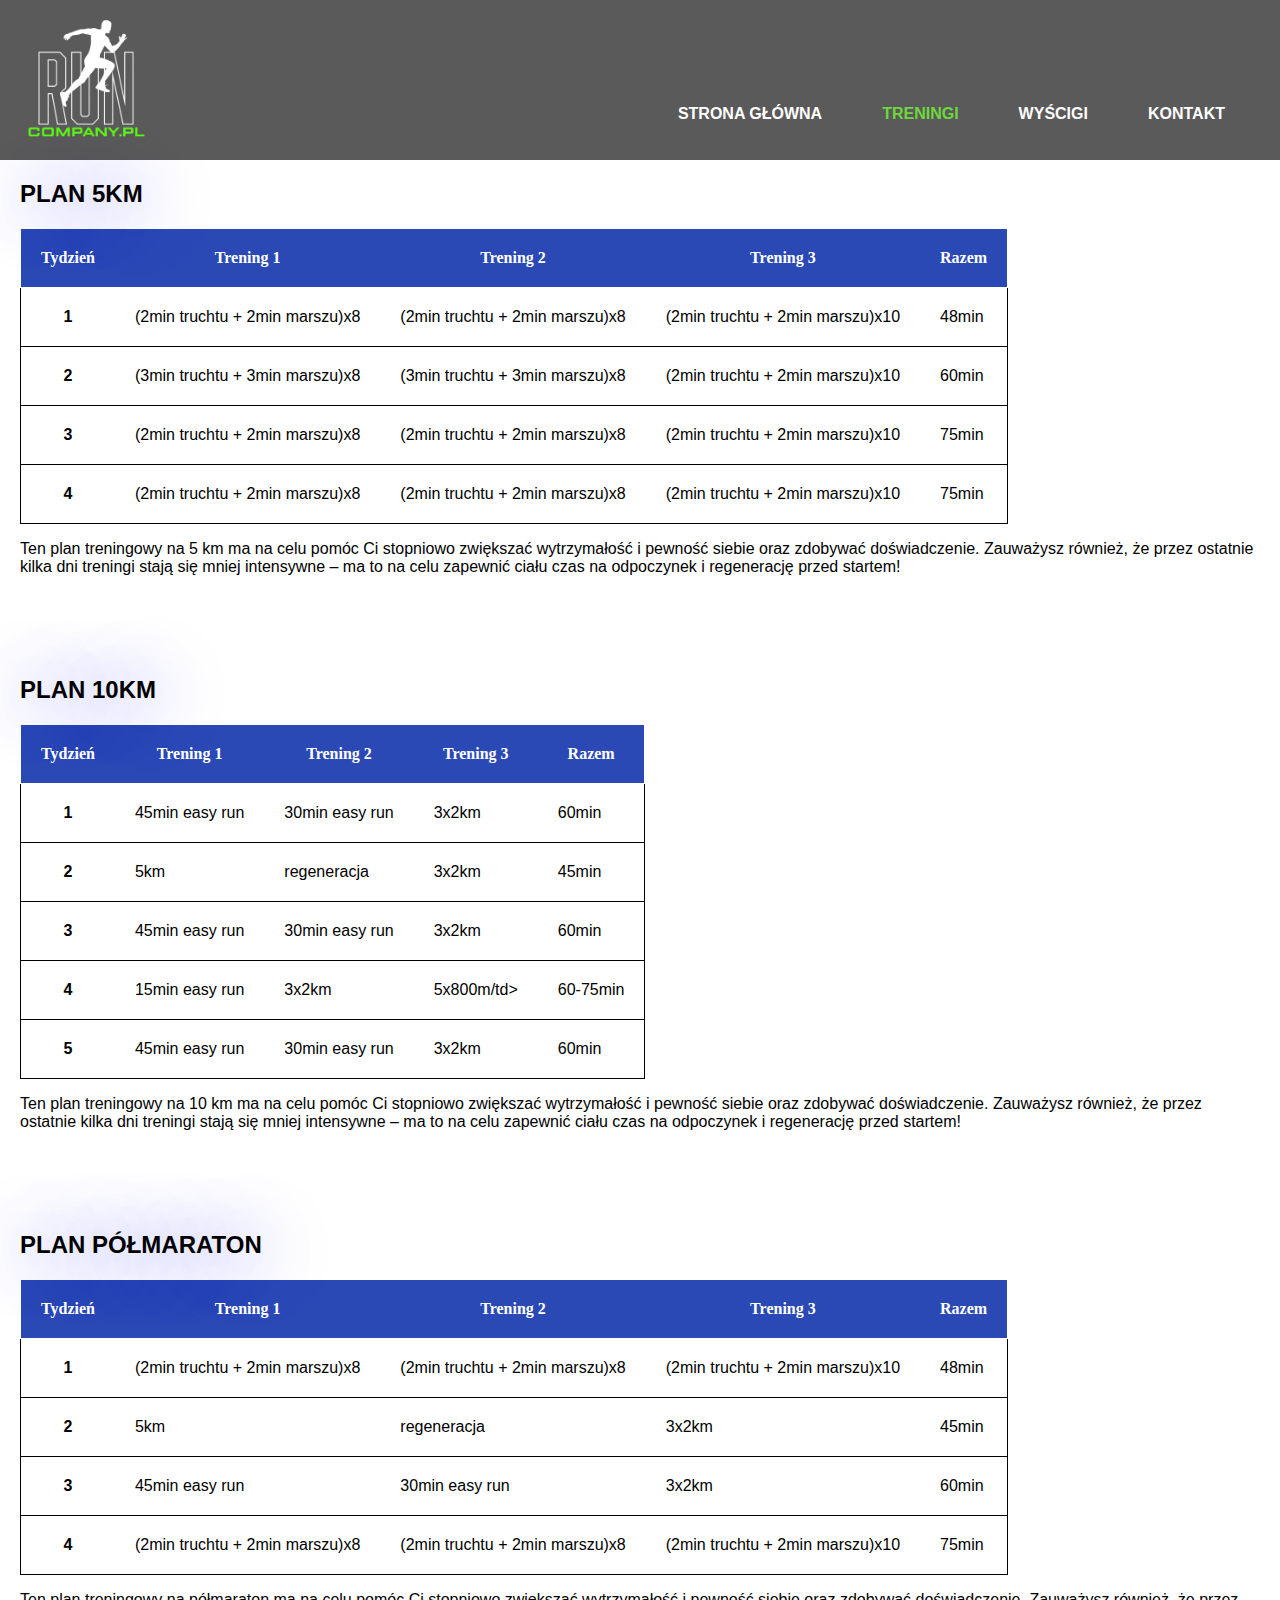
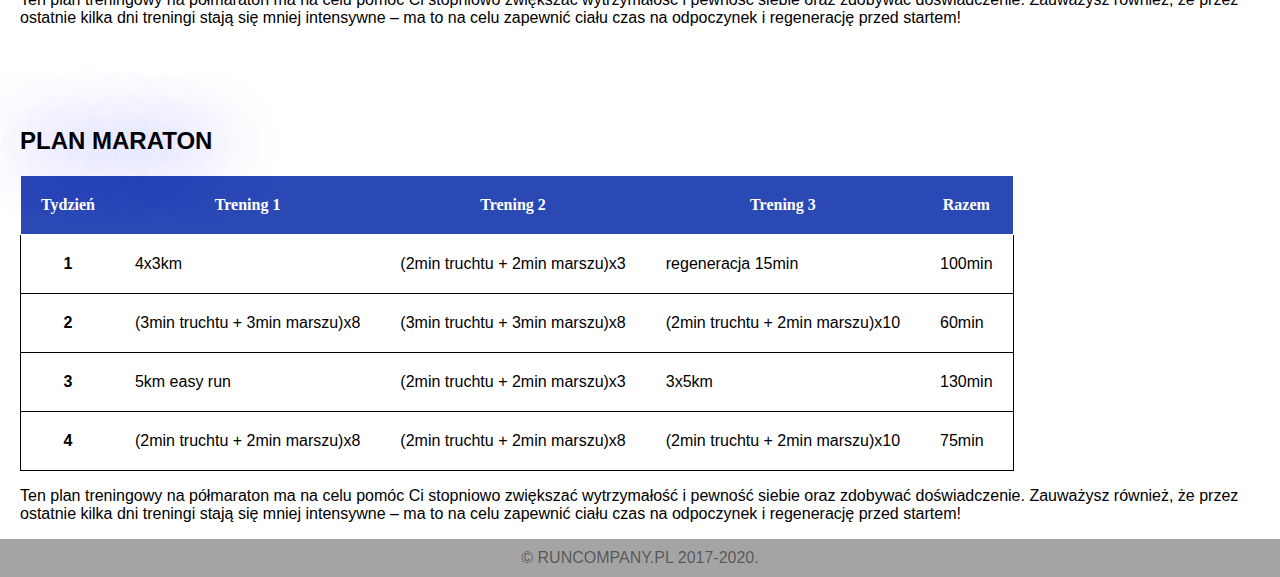
<file: treningi.html>
<!DOCTYPE html>
<html lang="pl">
<head>
    <meta charset="UTF-8">
    <meta name="viewport" content="width=device-width, initial-scale=1.0">
    <link rel="stylesheet" href="treningi.css">
    <link rel="stylesheet" href="header.css">
    <link rel="stylesheet" href="footer.css">
</head>


<body>

    <header class="header">

        <div class = "header-container">

         <img class="header-logo" src="Photos/Logo.png">
        
        
            <div class="menu-mobile">
                <div id="myLinks" style="display: none;">
                <ul>
                    <li><div style="padding: 5px"><a href="index.html#1">STRONA GŁÓWNA</div></a></li>
                    <li><div style="padding: 5px"><a href="treningi.html" style="color: #6ed73e">TRENINGI</div></a></li>
                    <li><div style="padding: 5px"><a href="Wyscigi.html">WYŚCIGI</div></a></li>
                    <li><div style="padding: 5px"><a href="Kontakt.html">KONTAKT</div></a></li>
                </ul>

            </div>
        </div>
       
       
            <ul class="menu">
                <li><div style="padding: 5px"><a href="index.html#1">STRONA GŁÓWNA</div></a></li>
                <li><div style="padding: 5px"><a href="treningi.html" style="color: #6ed73e">TRENINGI</div></a></li>
                <li><div style="padding: 5px"><a href="Wyscigi.html">WYŚCIGI</div></a></li>
                <li><div style="padding: 5px"><a href="Kontakt.html">KONTAKT</div></a></li>
            </ul> 
            
    
        <button class="icon" onclick="myFunction()">
           
        
            <div class="lo">
            
                <div class="menu-icon"></div>
                <div class="menu-icon"></div>
                <div class="menu-icon"></div>
           
            </div>
        
        </button>
    

    
      
            <script src="script.js"></script>
        </div>
    </header>
    

    <div class="box">
         <h2>PLAN 5KM</h2>
            
      <table>
            <thead>
                <tr>
                    <th>Tydzień</th> <th>Trening 1</th> <th>Trening 2</th> <th>Trening 3</th> <th>Razem</th> 
                </tr>
            </thead>
                <tbody>
                    <tr>
                        <th>1</th> <td>(2min truchtu + 2min marszu)x8</td> <td>(2min truchtu + 2min marszu)x8</td> <td>(2min truchtu + 2min marszu)x10</td> <td>48min</td>
                    </tr>

                    <tr>
                         <th>2</th> <td>(3min truchtu + 3min marszu)x8</td> <td>(3min truchtu + 3min marszu)x8</td> <td>(2min truchtu + 2min marszu)x10</td> <td>60min</td>
                    </tr>

                    <tr>
                        <th>3</th> <td>(2min truchtu + 2min marszu)x8</td> <td>(2min truchtu + 2min marszu)x8</td> <td>(2min truchtu + 2min marszu)x10</td> <td>75min</td>
                    </tr>
                    <tr>
                        <th>4</th> <td>(2min truchtu + 2min marszu)x8</td> <td>(2min truchtu + 2min marszu)x8</td> <td>(2min truchtu + 2min marszu)x10</td> <td>75min</td>
                    </tr>
                </tbody>
       </table>

        <p>Ten plan treningowy na 5 km ma na celu pomóc Ci stopniowo zwiększać wytrzymałość i pewność siebie oraz zdobywać doświadczenie. Zauważysz również, że przez ostatnie kilka dni treningi stają się mniej intensywne – ma to na celu zapewnić ciału czas na odpoczynek i regenerację przed startem!</p>
    
   


    <div class="p1">
            <h2>PLAN 10KM</h2>
       
     
        <table>
            <thead>
                 <tr>
                    <th>Tydzień</th> <th>Trening 1</th> <th>Trening 2</th> <th>Trening 3</th> <th>Razem</th> 
                 </tr>
            </thead>

            <tbody>
                <tr>
                    <th>1</th> <td>45min easy run</td> <td>30min easy run</td> <td>3x2km</td> <td>60min</td>
                </tr>

                <tr>
                    <th>2</th> <td>5km</td> <td>regeneracja</td> <td>3x2km</td> <td>45min</td>
                </tr>

                <tr>
                    <th>3</th> <td>45min easy run</td> <td>30min easy run</td> <td>3x2km</td> <td>60min</td>
                </tr>
                <tr>
                    <th>4</th> <td>15min easy run</td> <td>3x2km</td> <td>5x800m/td> <td>60-75min</td>
                <tr>
                    <th>5</th> <td>45min easy run</td> <td>30min easy run</td> <td>3x2km</td> <td>60min</td>
                </tr>
            
            </tbody>
       </table> 
        
        <p>Ten plan treningowy na 10 km ma na celu pomóc Ci stopniowo zwiększać wytrzymałość i pewność siebie oraz zdobywać doświadczenie. Zauważysz również, że przez ostatnie kilka dni treningi stają się mniej intensywne – ma to na celu zapewnić ciału czas na odpoczynek i regenerację przed startem!</p>
      
    </div>

    <div class="p1">
        <h2>PLAN PÓŁMARATON</h2>
       
      <table>
        <thead>
            <tr>
                <th>Tydzień</th> <th>Trening 1</th> <th>Trening 2</th> <th>Trening 3</th> <th>Razem</th> 
            </tr>
        </thead>
        <tbody>
            <tr>
               <th>1</th> <td>(2min truchtu + 2min marszu)x8</td> <td>(2min truchtu + 2min marszu)x8</td> <td>(2min truchtu + 2min marszu)x10</td> <td>48min</td>
            </tr>

            <tr>
                <th>2</th> <td>5km</td> <td>regeneracja</td> <td>3x2km</td> <td>45min</td>
             </tr>

             <tr>
                <th>3</th> <td>45min easy run</td> <td>30min easy run</td> <td>3x2km</td> <td>60min</td>
             </tr>
             <tr>
                <th>4</th> <td>(2min truchtu + 2min marszu)x8</td> <td>(2min truchtu + 2min marszu)x8</td> <td>(2min truchtu + 2min marszu)x10</td> <td>75min</td>
             </tr>
        </tbody>
       </table> 
        
        <p>Ten plan treningowy na półmaraton ma na celu pomóc Ci stopniowo zwiększać wytrzymałość i pewność siebie oraz zdobywać doświadczenie. Zauważysz również, że przez ostatnie kilka dni treningi stają się mniej intensywne – ma to na celu zapewnić ciału czas na odpoczynek i regenerację przed startem!</p>


    </div>

    <div class="p1">

     <h2>PLAN MARATON</h2>
       
      <table>
        <thead>
            <tr>
                <th>Tydzień</th> <th>Trening 1</th> <th>Trening 2</th> <th>Trening 3</th> <th>Razem</th> 
            </tr>
        </thead>
        <tbody>
            <tr>
               <th>1</th> <td>4x3km</td> <td>(2min truchtu + 2min marszu)x3</td> <td>regeneracja 15min</td> <td>100min</td>
            </tr>

            <tr>
                <th>2</th> <td>(3min truchtu + 3min marszu)x8</td> <td>(3min truchtu + 3min marszu)x8</td> <td>(2min truchtu + 2min marszu)x10</td> <td>60min</td>
             </tr>

             <tr>
                <th>3</th> <td>5km easy run</td> <td>(2min truchtu + 2min marszu)x3</td> <td>3x5km</td> <td>130min</td>
             </tr>
             <tr>
                <th>4</th> <td>(2min truchtu + 2min marszu)x8</td> <td>(2min truchtu + 2min marszu)x8</td> <td>(2min truchtu + 2min marszu)x10</td> <td>75min</td>
             </tr>
        </tbody>
       </table> 
        <p>Ten plan treningowy na półmaraton ma na celu pomóc Ci stopniowo zwiększać wytrzymałość i pewność siebie oraz zdobywać doświadczenie. Zauważysz również, że przez ostatnie kilka dni treningi stają się mniej intensywne – ma to na celu zapewnić ciału czas na odpoczynek i regenerację przed startem!</p>

    </div>
    
</div>

<footer  class = "footer">
    
        
    <div style="display: flex; align-items: center; color:rgba(0, 0, 0, 0.482); font-family: Verdana, Geneva, Tahoma, sans-serif;">© RUNCOMPANY.PL 2017-2020.</div>
    
</footer>

</body>
</file>
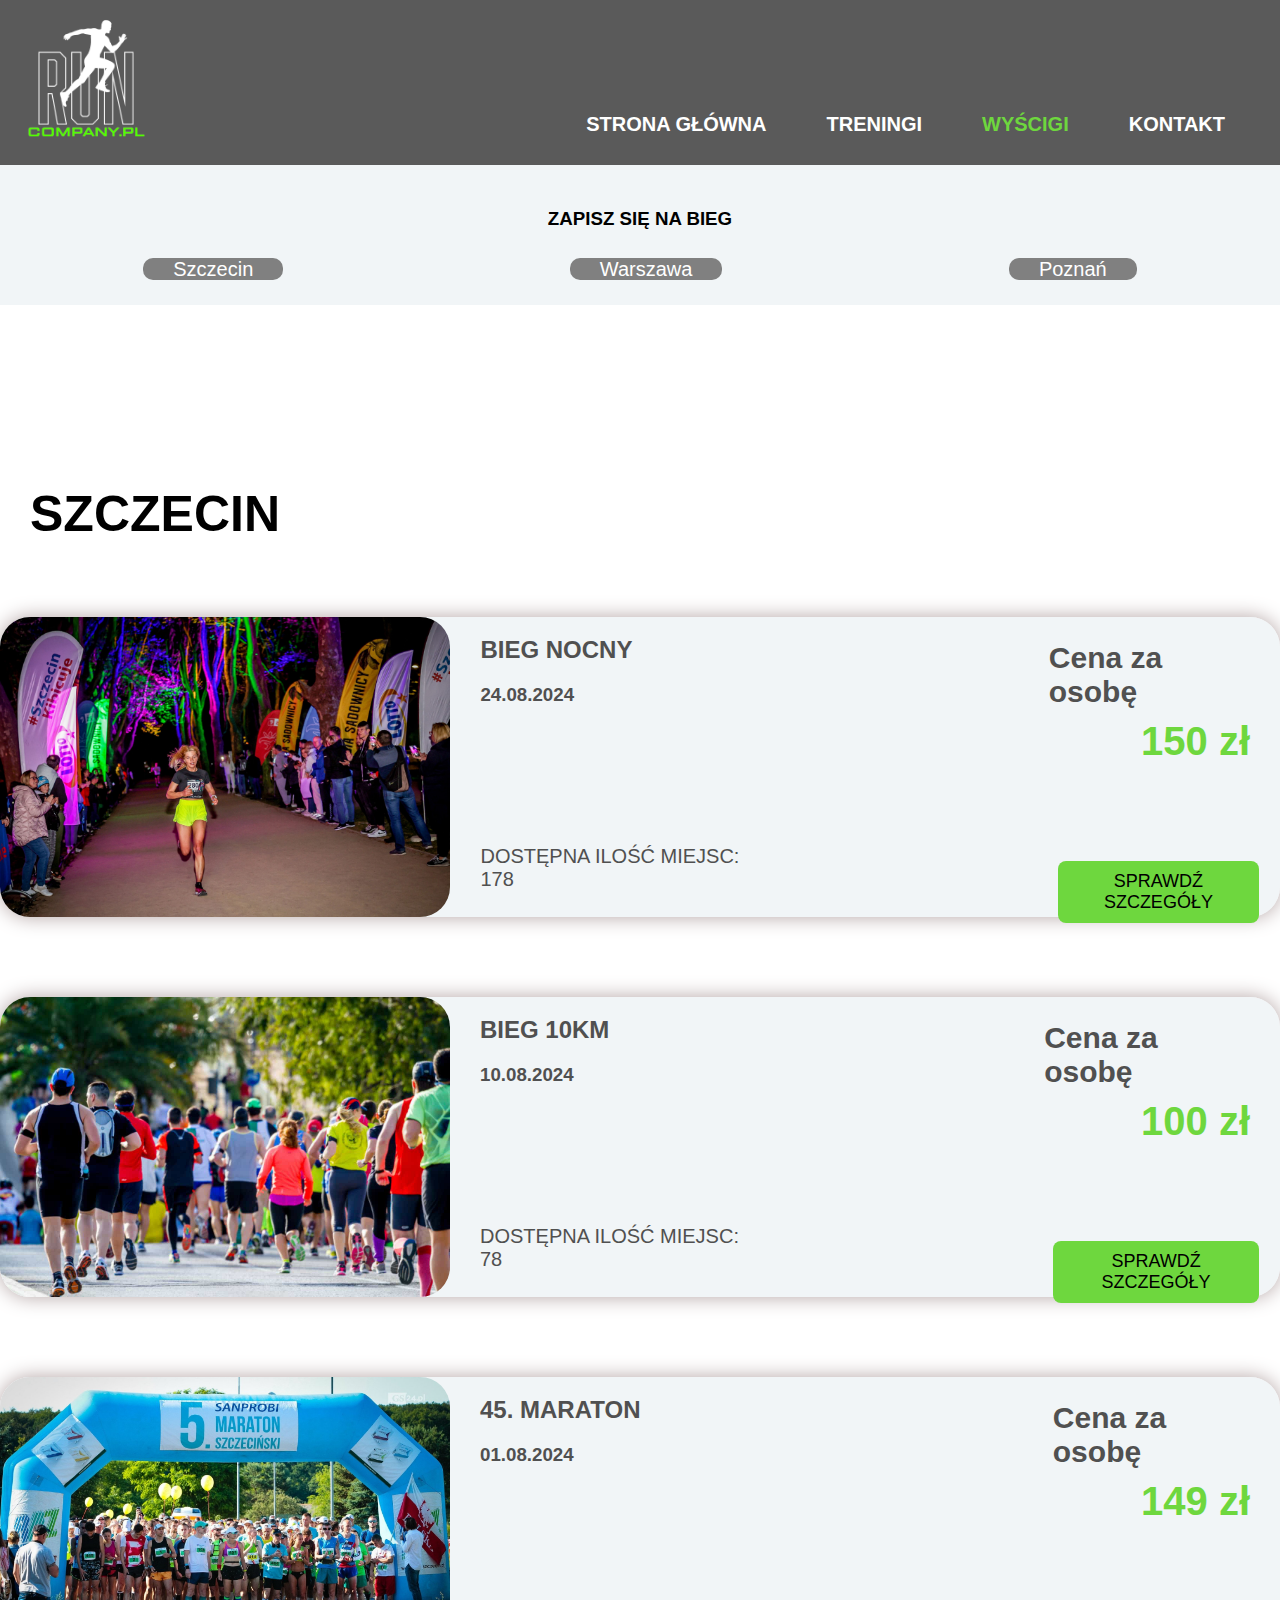
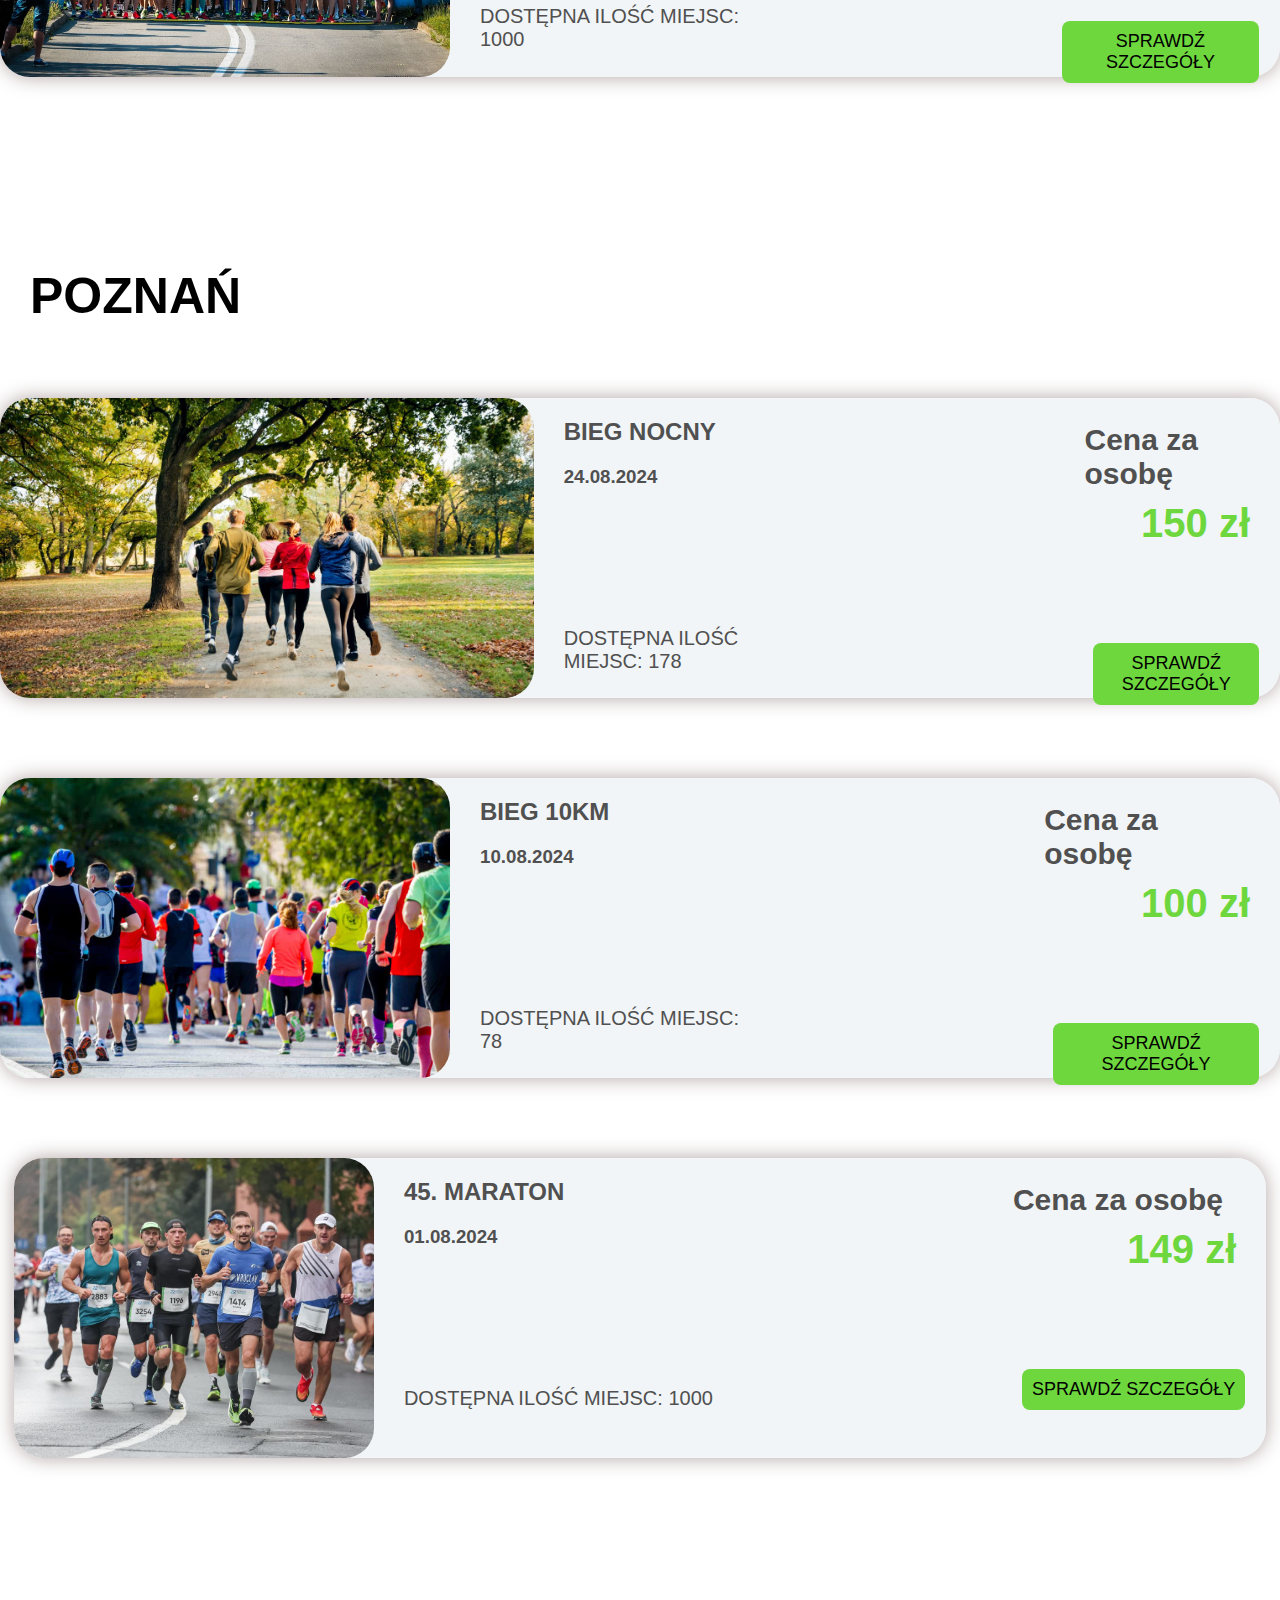
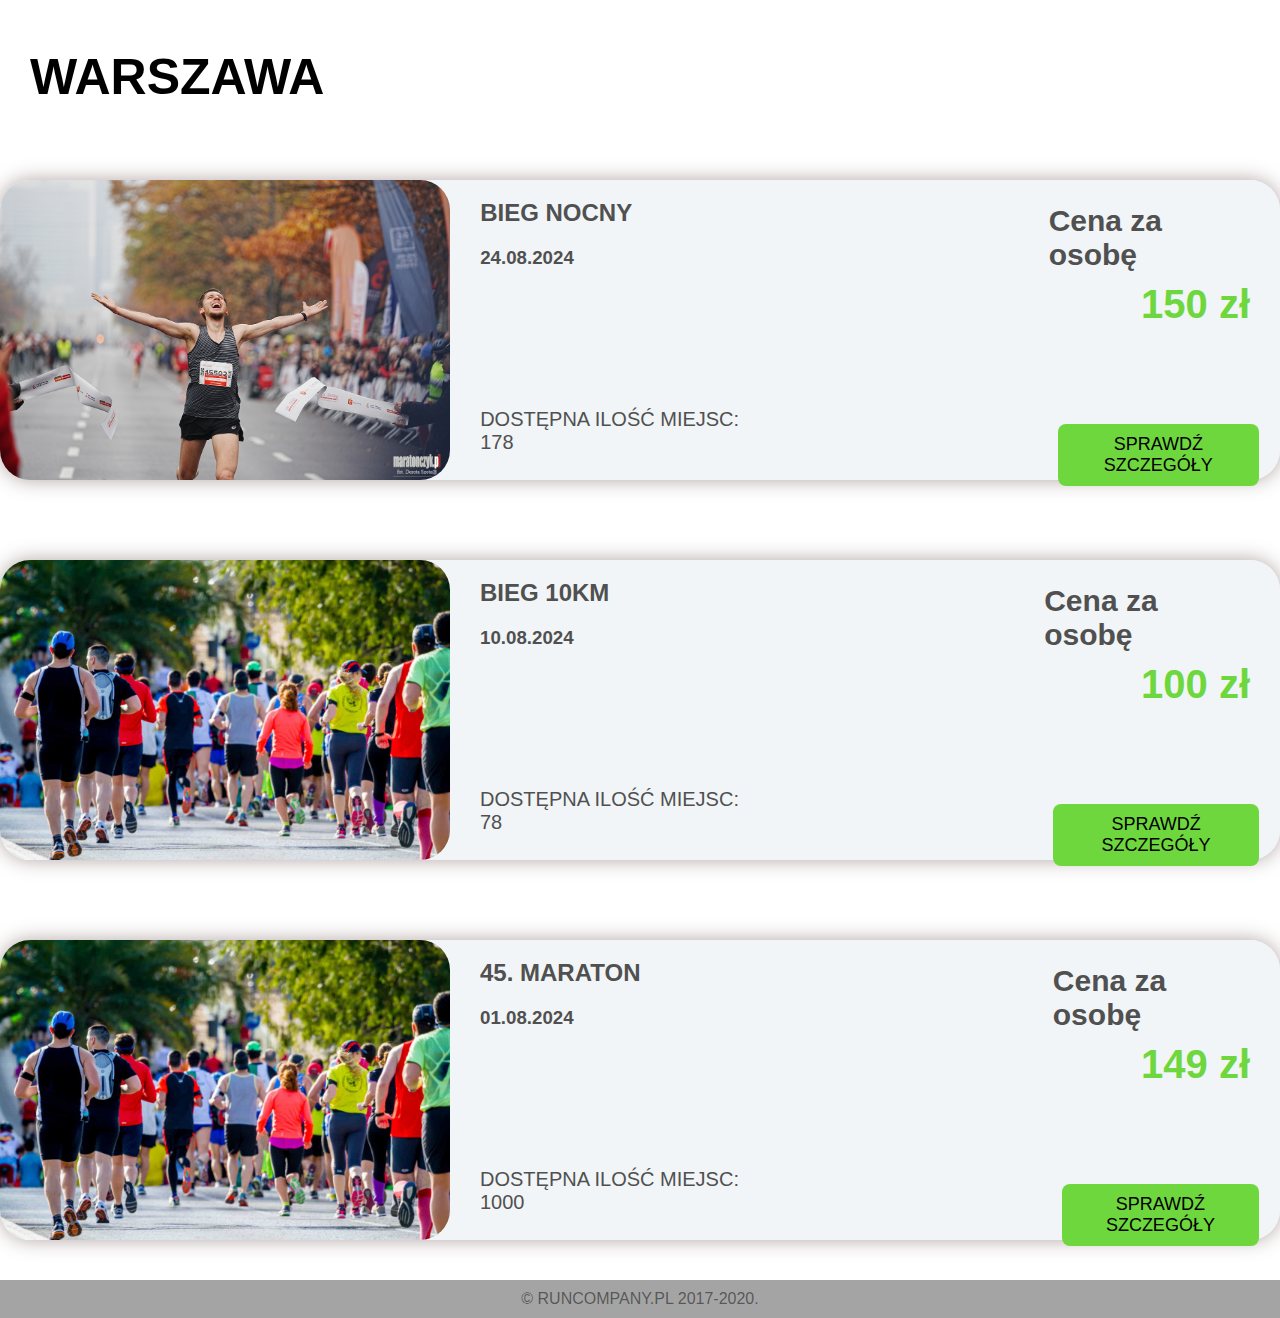
<file: Wyscigi.html>
<!DOCTYPE html>
<html lang="pl">
<head>
    <meta charset="UTF-8">
    <meta name="viewport" content="width=device-width, initial-scale=1.0">
    <link rel="stylesheet" href="wyscigi.css">
    <link rel="stylesheet" href="header.css">
    <link rel="stylesheet" href="footer.css">
</head>


    
<body>

    <header class="header">

        <div class = "header-container">

         <img class="header-logo" src="Photos/Logo.png">
        
        
            <div class="menu-mobile">
                <div id="myLinks" style="display: none;">
                <ul>
                    <li><div style="padding: 5px"><a href="index.html#1">STRONA GŁÓWNA</div></a></li>
                    <li><div style="padding: 5px"><a href="treningi.html">TRENINGI</div></a></li>
                    <li><div style="padding: 5px"><a href="Wyscigi.html" style="color: #6ed73e">WYŚCIGI</div></a></li>
                    <li><div style="padding: 5px"><a href="Kontakt.html">KONTAKT</div></a></li>
                </ul>

            </div>
        </div>
       
       
            <ul class="menu">
                <li><div style="padding: 5px"><a href="index.html#1">STRONA GŁÓWNA</div></a></li>
                <li><div style="padding: 5px"><a href="treningi.html">TRENINGI</div></a></li>
                <li><div style="padding: 5px"><a href="Wyscigi.html" style= "color: #6ed73e">WYŚCIGI</div></a></li>
                <li><div style="padding: 5px"><a href="Kontakt.html">KONTAKT</div></a></li>
            </ul> 
            
    
        <button class="icon" onclick="myFunction()">
           
        
            <div class="lo">
            
                <div class="menu-icon"></div>
                <div class="menu-icon"></div>
                <div class="menu-icon"></div>
           
            </div>
        
        </button>
    

    
      
            <script src="script.js"></script>
        </div>
    </header>

 <div class="box">
        <h3>ZAPISZ SIĘ NA BIEG</h3>

    <div class="city">
    <div><a href="#section1">Szczecin</a></div>
    <div><a href="#section2">Warszawa</a></div>
    <div><a href="#section3">Poznań</a></div>
    </div>
</div>
   
    <main>
       <section id="section1">
         <div class="nazwa"><h1>SZCZECIN</h1></div> 
            <div class="karta-kontener">
               
                <div class="karta">
                    <div class = "container">
                         <img src="Photos/nocny.jpg">
                        <div class= "info">
                            <h2>BIEG NOCNY</h2>
                            <h3>24.08.2024</h3>
                            <div class="info-number">DOSTĘPNA ILOŚĆ MIEJSC: 178</div>
                        </div>    

                        <div class = "price">
                            <h2>Cena za osobę</h2>
                            <h1>150 zł</h1>
                            <button class="button2">SPRAWDŹ SZCZEGÓŁY</button>
                        </div>
                    </div>
                </div>

                <div class="karta">
                    <div class = "container">
                         <img src="Photos/bieg3.jpg">
                        <div class= "info">
                            <h2>BIEG 10KM</h2>
                            <h3>10.08.2024</h3>
                            <div class="info-number">DOSTĘPNA ILOŚĆ MIEJSC: 78</div>
                        </div>    

                        <div class = "price">
                            <h2>Cena za osobę</h2>
                            <h1>100 zł</h1>
                            <button class="button2">SPRAWDŹ SZCZEGÓŁY</button>
                        </div>
                    </div>
                </div>

                <div class="karta">
                    <div class = "container">
                         <img src="Photos/maraton-sz.jpg">
                        <div class= "info">
                            <h2>45. MARATON</h2>
                            <h3>01.08.2024</h3>
                            <div class="info-number">DOSTĘPNA ILOŚĆ MIEJSC: 1000</div>
                        </div>    

                        <div class = "price">
                            <h2>Cena za osobę</h2>
                            <h1>149 zł</h1>
                            <button class="button2">SPRAWDŹ SZCZEGÓŁY</button>
                        </div>
                    </div>
                </div>

            </div>
         

        </section>
    

        <section id="section2">
            <div class="nazwa"><h1>POZNAŃ</h1></div> 
               <div class="karta-kontener">
                  
                   <div class="karta">
                       <div class = "container">
                            <img src="Photos/bieg4.jpg">
                           <div class= "info">
                               <h2>BIEG NOCNY</h2>
                               <h3>24.08.2024</h3>
                               <div class="info-number">DOSTĘPNA ILOŚĆ MIEJSC: 178</div>
                           </div>    
   
                           <div class = "price">
                               <h2>Cena za osobę</h2>
                               <h1>150 zł</h1>
                               <button class="button2">SPRAWDŹ SZCZEGÓŁY</button>
                           </div>
                       </div>
                   </div>
   
                   <div class="karta">
                       <div class = "container">
                            <img src="Photos/bieg3.jpg">
                           <div class= "info">
                               <h2>BIEG 10KM</h2>
                               <h3>10.08.2024</h3>
                               <div class="info-number">DOSTĘPNA ILOŚĆ MIEJSC: 78</div>
                           </div>    
   
                           <div class = "price">
                               <h2>Cena za osobę</h2>
                               <h1>100 zł</h1>
                               <button class="button2">SPRAWDŹ SZCZEGÓŁY</button>
                           </div>
                       </div>
                   </div>
   
                   <div class="karta">
                       <div class = "container">
                            <img src="Photos/maraton-p.jpg">
                           <div class= "info">
                               <h2>45. MARATON</h2>
                               <h3>01.08.2024</h3>
                               <div class="info-number">DOSTĘPNA ILOŚĆ MIEJSC: 1000</div>
                           </div>    
   
                           <div class = "price">
                               <h2>Cena za osobę</h2>
                               <h1>149 zł</h1>
                               <button class="button2">SPRAWDŹ SZCZEGÓŁY</button>
                           </div>
                       </div>
                   </div>
   
               </div>
            
   
           </section>

           <section id="section3">
            <div class="nazwa"><h1>WARSZAWA</h1></div> 
               <div class="karta-kontener">
                  
                   <div class="karta">
                       <div class = "container">
                            <img src="Photos/bieg-sz.JPG">
                           <div class= "info">
                               <h2>BIEG NOCNY</h2>
                               <h3>24.08.2024</h3>
                               <div class="info-number">DOSTĘPNA ILOŚĆ MIEJSC: 178</div>
                           </div>    
   
                           <div class = "price">
                               <h2>Cena za osobę</h2>
                               <h1>150 zł</h1>
                               <button class="button2">SPRAWDŹ SZCZEGÓŁY</button>
                           </div>
                       </div>
                   </div>
   
                   <div class="karta">
                       <div class = "container">
                            <img src="Photos/bieg3.jpg">
                           <div class= "info">
                               <h2>BIEG 10KM</h2>
                               <h3>10.08.2024</h3>
                               <div class="info-number">DOSTĘPNA ILOŚĆ MIEJSC: 78</div>
                           </div>    
   
                           <div class = "price">
                               <h2>Cena za osobę</h2>
                               <h1>100 zł</h1>
                               <button class="button2">SPRAWDŹ SZCZEGÓŁY</button>
                           </div>
                       </div>
                   </div>
   
                   <div class="karta">
                       <div class = "container">
                            <img src="Photos/bieg3.jpg">
                           <div class= "info">
                               <h2>45. MARATON</h2>
                               <h3>01.08.2024</h3>
                               <div class="info-number">DOSTĘPNA ILOŚĆ MIEJSC: 1000</div>
                           </div>    
   
                           <div class = "price">
                               <h2>Cena za osobę</h2>
                               <h1>149 zł</h1>
                               <button class="button2">SPRAWDŹ SZCZEGÓŁY</button>
                           </div>
                       </div>
                   </div>
   
               </div>
            
   
           </section>
     </main>

     <footer  class = "footer">
    
        <div style="display: flex; align-items: center; color:rgba(0, 0, 0, 0.482); font-family: Verdana, Geneva, Tahoma, sans-serif;">© RUNCOMPANY.PL 2017-2020.</div>
        
    </footer>
</body>
</file>
<file: treningi.css>
body {
    font-family: sans-serif;
    background-color:white;
    margin: 0;
}


table{
    border-collapse: collapse;
    tr {border: 1px solid};
    
}

td{
    padding: 20px;
}

th{
    padding: 20px;
}

thead{
font-family: 'Calibri';
background-color: rgb(43, 73, 181);
color: white;
}

.box{
    margin-left: 20px;
    margin-right: 20px;
    
}

.box p{
    max-width: 1240px;
    
}

h1{
    text-align: center;
}


h2{
    text-shadow: 1px 4px 71px rgba(0, 3, 255, 1);
}

.p1{
    margin-top: 100px;
    
}



@media only screen and (max-width: 1080px){

    table {
    width: 50px; 
    height: 50px; 
    
}

    td, tr, th {
    width: 50px; 
    height: 20px;
}

.plany p{
    font-size: 3vw;
}

}


@media only screen and (max-width: 750px){

.header{
    
    height: 70px;
    padding: 40px;
}

.header-logo{
    width: auto;
    padding: 15px;
}

.menu{
    display: none;
}

.menu-mobile{
    position: absolute;
    top: 100%;
    left: 0;
    right: 0;
    background-color: rgba(48, 45, 45, 0.9);
    transition: border-bottom 0.4s linear; 
    
   
}

.menu-mobile a:hover {
    
    border-bottom: 3px solid #6ed73e
    
}
.menu-mobile a{
    color: white;
}

.menu-icon{
    width: 100%;
    height: 5px;
    background-color: rgb(255, 255, 255);
    margin: 5px 0;
    
}

ul{
    text-align: center;
    
}
li{
    padding: 5px;
    font-weight: 700;
}
button{
    display: block;
    background: none;
    border: none;
    height: 50px;
    width: 50px;
    margin-left: auto;
    
}
.lo{
    display: flex;
    flex-direction: column;
    margin-top:50px
   
}
   
.box{
    margin-top: 80px;
}

#myLinks {
    display: none;
}


.plany p{
    font-size: 3vw;
}

}
</file>
<file: header.css>
.header-container{
    max-width: 1440px;
    width: 100%;
    padding: 0 20px;
    margin: 0 auto;
    justify-content: space-between;
    display: flex;
  }
  
  .header{
      display: flex;
      position: relative;
      align-items: center; 
      background-color: rgba(0, 0, 0, 0.647);
      
  
  }
  
  
  .header-logo{
      width: auto;
      height: 130px;
      margin-right: 20px;
      padding: 15px 0;
      
  }
  
  .menu{
      
      display: flex;
      padding: 0 30px;
      margin-top: 100px;
  }
  
  
  .menu a{
      text-decoration: none;
      font-weight: 550;
      color: white;
      border-bottom: 3px solid transparent;
      transition: border-bottom 0.4s linear; 
  
  }
  
  .active{
      color: #6ed73e;
  }
  
  button{
      display: none;
  }
  
  .menu a:hover {
      
      border-bottom: 3px solid #6ed73e
      
  }
  
  ul{
      list-style-type: none;
      gap: 50px;
    
  }


  


@media only screen and (max-width: 1024px){


    
    .photo{
        width: 90%;
        height: 50vw;
        margin-left: auto;
        margin-right: auto;
        
    }

    .card1{
        display: flex;
        flex-direction: column;
        width: auto;
        flex-wrap: wrap;

    }

    .card2{
        display: flex;
        flex-direction: column;
        width: auto;
    }
    
    
    
  
}

    
    


@media only screen and (max-width: 750px){

.header{
    
    height: 70px;
    padding: 40px;
}

.header-logo{
    width: auto;
    padding: 15px;
}

.menu{
    display: none;
}

.menu-mobile{
    position: absolute;
    top: 100%;
    left: 0;
    right: 0;
    background-color: rgba(48, 45, 45, 0.9);
    transition: border-bottom 0.4s linear; 
    
   
}

.menu-mobile a:hover {
    
    border-bottom: 3px solid #6ed73e
    
}
.menu-mobile a{
    color: white;
}

.menu-icon{
    width: 100%;
    height: 5px;
    background-color: rgb(255, 255, 255);
    margin: 5px 0;
    
}

ul{
    text-align: center;
    padding-left: 0;
}
li{
    padding: 5px;
    font-weight: 700;
}
button{
    display: block;
    background: none;
    border: none;
    height: 50px;
    width: 50px;
    margin-left: auto;
    
}
.lo{
    display: flex;
    flex-direction: column;
    margin-top:50px
   
}

#myLinks {
    display: none;
}
  
}
</file>
<file: footer.css>
.footer{
    width: 100%;
    display: flex;
    flex-direction: row;
   justify-content: center;
   background-color: rgba(0, 0, 0, 0.355);
    align-items: center;
    flex-wrap: wrap;
    padding: 10px;
    box-sizing: border-box;
}

.footer h1{
    margin-right: 30px;
}
</file>
<file: wyscigi.css>
body {
    font-family: sans-serif;
    background-color:white;
    margin: 0;
}  

main{
    margin-top: 30px;
}

.container{
    display: flex;
    box-shadow: 0px 0px 20px #b3a4a4;
    border-radius: 30px ;
    background-color: rgba(234, 240, 244, 0.685);
    color: rgb(80, 80, 80);
}
.container h1{
    color: #6ed73e;
}

.box{
    display: flex;
    justify-content: space-around;
    flex-direction: column;
    height: 100px;
    align-items: center;
    padding: 20px 0;
    flex-wrap: wrap;
    
    background-color: rgba(234, 240, 244, 0.685);
    
}

.box a{
    text-decoration: none;
    font-weight: 500;
    background-color: grey;
    border-radius: 10px;
    padding: 0 30px;
    font-size: 20px;
    color: white;
    
}

.box a:hover{
    color: #6ed73e;
}
.city{
    width: 100%;
    display: flex;
    justify-content: space-around;
    align-items: center;
    position: relative; 
}


.nazwa{
    display: flex;
    align-items: left;

}
h1{
    text-align: left;
    font-size: 50px;
    margin-left: 30px;
    margin-top:150px;
    
}

.karta img{
    height: 300px;
    width: auto;  
    border-radius: 30px;
    margin-right: 30px;
    
}

.karta{
    width:100%;
    display: flex;
    flex-wrap: wrap;
    justify-content: center;
    padding: 40px 0;
    
}

.info{
    margin-right: 300px;
}

.info p{
    font-size: 20px;
}

.info-number{
    position: relative;
    top: 120px;
    font-size: 20px;
}
.price{
    margin-right: 30px;
}

.price h1{
    text-align: end;
    font-size: 40px;
    margin-top: 10px;
}

.price h2{
    font-size: 30px;
    margin-bottom: 10px;
}

.button2{
    display: block;
    padding: 10px;
    left: 9px;
    position: relative;
    top: 70px;
    border-radius: 8px;
    font-size: 88%;
    border: none;
    background-color: #6ed73e;
    color: black;
    font-size: 18px;
}


li{
    font-size: 20px;
    color: rgb(30, 29, 29);
    padding: 8px 0;
}


.przycisk{
    height:40px;
    width:200px;
    margin-left: 50px;
    font-weight:bolder;
    background-image: linear-gradient(rgb(83, 186, 233), rgb(122, 197, 215),rgba(255, 255, 255, 0.46));
    border: none;
    -webkit-box-shadow: 0px 7px 20px 0px rgba(66, 68, 90, 1);
    -moz-box-shadow: 0px 7px 20px 0px rgba(66, 68, 90, 1);
    box-shadow: 0px 7px 20px 0px rgba(66, 68, 90, 1);
    border-radius: 10px;
}

h1{
    text-align: center;
    font-size: 40pxx;
    
}




    @media only screen and (max-width: 1080px){
        .header h3{
            font-size: 15px;
        }
       
        .header a{
        text-decoration: none;
        font-weight: 300px;
        font-size: 15px;
    }

    .karta{
        display: flex;
        justify-content: center;
        width: 100%;
    }

    

    .karta img{
        height: 50vw;  
        border-radius: 30px;
        width: 90%;
        
    }
    
    .mapa{
        width: 100vw;
    }

    .mapa iframe{
        width: 100%;
    }
    
    }

    @media only screen and (max-width: 750px){

    .miasta{
    margin-left: auto;
    margin-right: auto;
    width: 100%;
    flex: initial;
    }

       

    .header{
        
        height: 70px;
        padding: 40px;
    }

    .header-logo{
        width: auto;
        padding: 15px;
    }

    .menu{
        display: none;
    }

    .menu-mobile{
        position: absolute;
        top: 100%;
        left: 0;
        right: 0;
        background-color: rgba(48, 45, 45, 0.9);
        transition: border-bottom 0.4s linear; 
        
    
    }

    .menu-mobile a:hover {
        
        border-bottom: 3px solid #6ed73e
        
    }
    .menu-mobile a{
        color: white;
    }

    .menu-icon{
        width: 100%;
        height: 5px;
        background-color: rgb(255, 255, 255);
        margin: 5px 0;
        
    }

    ul{
        text-align: center;
        
    }
    li{
        padding: 5px;
        font-weight: 700;
    }
    button{
        display: block;
        background: none;
        border: none;
        height: 50px;
        width: 50px;
        margin-left: auto;
        
    }
    .lo{
        display: flex;
        flex-direction: column;
        margin-top:50px
    
    }
    
    
    #myLinks {
        display: none;
    }

    }

        @media only screen and (max-width: 1340px){
            .karta{
            display: flex;
            justify-content: center;
            width: 100%;
        }
        


    }
</file>
